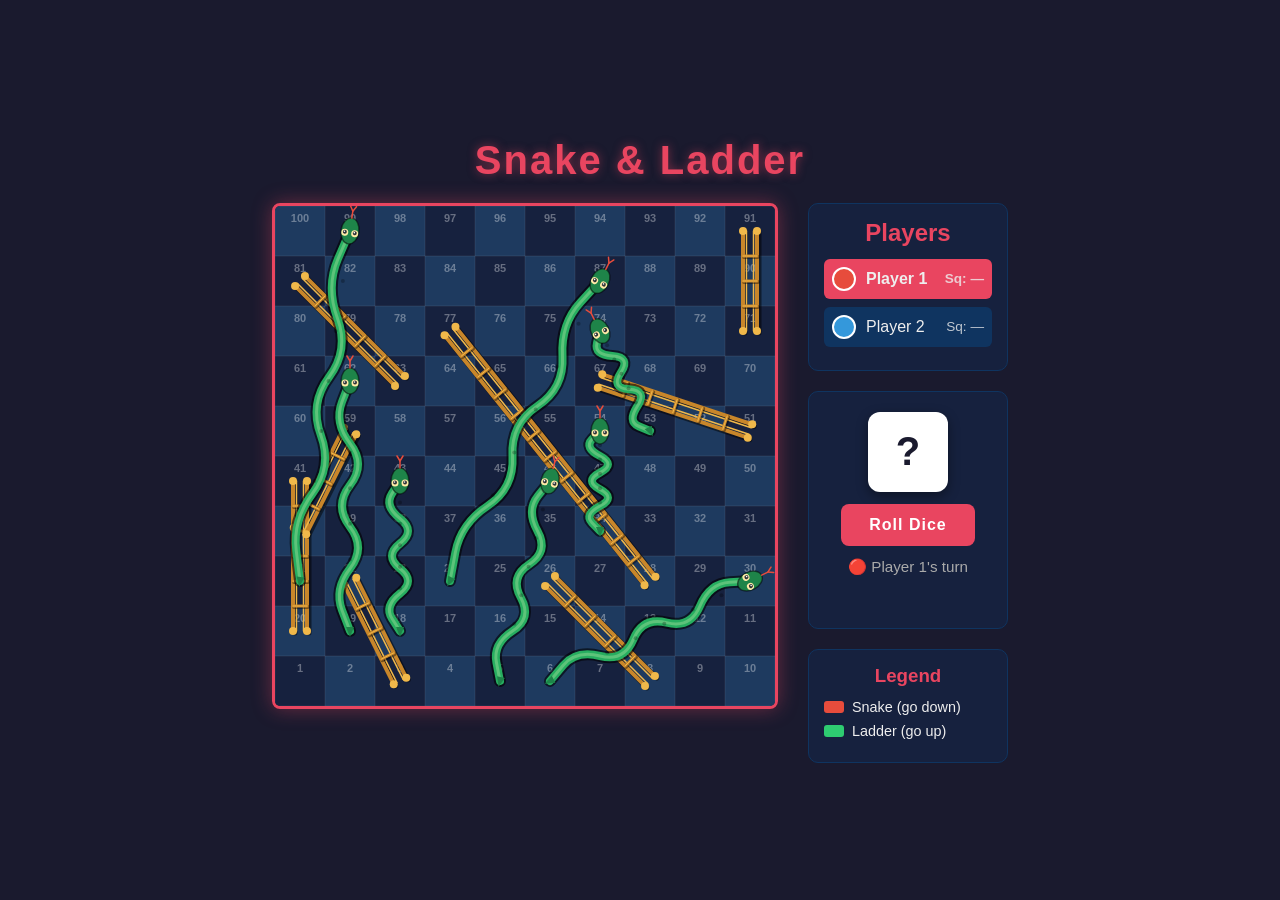
<file: index.html>
<!DOCTYPE html>
<html lang="en">
<head>
  <meta charset="UTF-8" />
  <meta name="viewport" content="width=device-width, initial-scale=1.0" />
  <title>Snake and Ladder</title>
  <link rel="stylesheet" href="style.css" />
</head>
<body>
  <div class="game-container">
    <h1>Snake &amp; Ladder</h1>

    <div class="main">
      <div class="board-wrapper">
        <canvas id="board" width="500" height="500"></canvas>
      </div>

      <div class="sidebar">
        <div class="players-section">
          <h2>Players</h2>
          <div id="player-list"></div>
        </div>

        <div class="dice-section">
          <div id="dice" class="dice">
            <div class="dice-face" id="dice-display">?</div>
          </div>
          <button id="roll-btn" class="roll-btn">Roll Dice</button>
          <p id="turn-info" class="turn-info"></p>
          <p id="move-info" class="move-info"></p>
        </div>

        <div class="legend">
          <h3>Legend</h3>
          <div class="legend-item"><span class="legend-snake"></span> Snake (go down)</div>
          <div class="legend-item"><span class="legend-ladder"></span> Ladder (go up)</div>
        </div>
      </div>
    </div>

    <div id="winner-modal" class="modal hidden">
      <div class="modal-content">
        <h2 id="winner-text"></h2>
        <button id="restart-btn" class="roll-btn">Play Again</button>
      </div>
    </div>
  </div>

  <script src="game.js"></script>
</body>
</html>
</file>
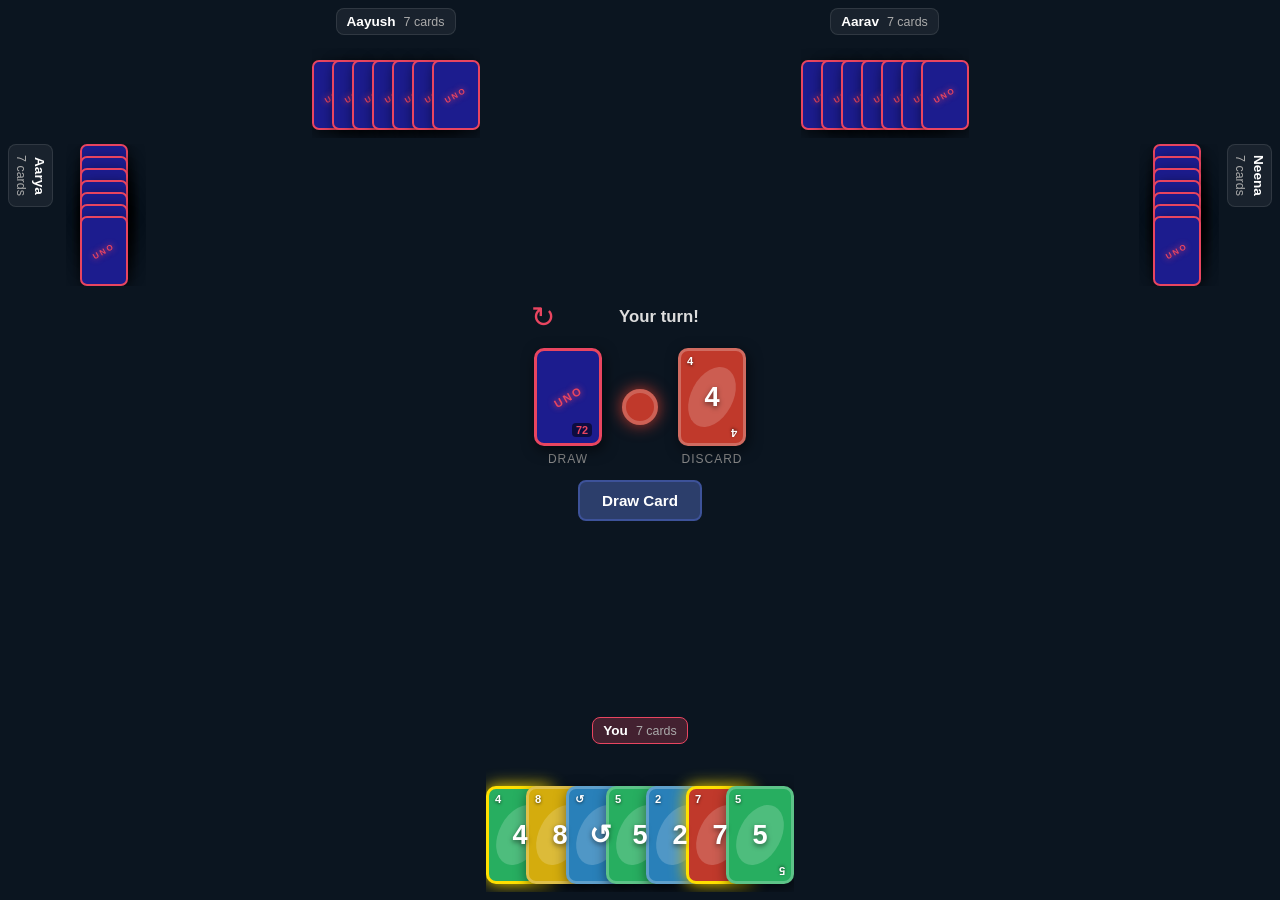
<file: uno/index.html>
<!DOCTYPE html>
<html lang="en">
<head>
  <meta charset="UTF-8" />
  <meta name="viewport" content="width=device-width, initial-scale=1.0" />
  <title>UNO</title>
  <link rel="stylesheet" href="style.css" />
</head>
<body>
  <div class="game-board">

    <!-- CPU 2 — top-left -->
    <div class="player-zone topl" id="zone-2">
      <div class="player-meta">
        <span class="pname">Aayush</span>
        <span class="pcount" id="count-2">7 cards</span>
        <span class="uno-badge" id="ubadge-2">UNO!</span>
      </div>
      <div class="hand horiz small" id="hand-2"></div>
    </div>

    <!-- CPU 3 — top-right -->
    <div class="player-zone topr" id="zone-3">
      <div class="player-meta">
        <span class="pname">Aarav</span>
        <span class="pcount" id="count-3">7 cards</span>
        <span class="uno-badge" id="ubadge-3">UNO!</span>
      </div>
      <div class="hand horiz small" id="hand-3"></div>
    </div>

    <!-- CPU 1 — left -->
    <div class="player-zone left" id="zone-1">
      <div class="player-meta vert">
        <span class="pname">Aarya</span>
        <span class="pcount" id="count-1">7 cards</span>
        <span class="uno-badge" id="ubadge-1">UNO!</span>
      </div>
      <div class="hand vert small" id="hand-1"></div>
    </div>

    <!-- Center -->
    <div class="center-area">
      <div class="status-row">
        <div id="dir-arrow" class="dir-arrow">&#8635;</div>
        <div id="turn-msg" class="turn-msg">Your turn!</div>
      </div>

      <div class="piles-row">
        <div class="pile-wrap">
          <div class="card back pile-card" id="draw-pile-card">
            <span class="pile-count" id="deck-count">104</span>
          </div>
          <span class="pile-label">Draw</span>
        </div>

        <div class="color-ring" id="color-ring"></div>

        <div class="pile-wrap">
          <div id="discard-top"></div>
          <span class="pile-label">Discard</span>
        </div>
      </div>

      <div class="action-row">
        <button class="uno-shout-btn hidden" id="uno-shout">UNO!</button>
        <button class="draw-btn" id="draw-btn">Draw Card</button>
      </div>

      <div id="msg-bar" class="msg-bar"></div>
    </div>

    <!-- CPU 4 — right -->
    <div class="player-zone right" id="zone-4">
      <div class="hand vert small" id="hand-4"></div>
      <div class="player-meta vert">
        <span class="pname">Neena</span>
        <span class="pcount" id="count-4">7 cards</span>
        <span class="uno-badge" id="ubadge-4">UNO!</span>
      </div>
    </div>

    <!-- Human — bottom -->
    <div class="player-zone bottom" id="zone-0">
      <div class="player-meta">
        <span class="pname">You</span>
        <span class="pcount" id="count-0">7 cards</span>
        <span class="uno-badge" id="ubadge-0">UNO!</span>
      </div>
      <div class="hand horiz" id="hand-0"></div>
    </div>

  </div><!-- .game-board -->

  <!-- Color picker modal -->
  <div class="overlay hidden" id="color-overlay">
    <div class="modal color-modal">
      <h3>Choose a color</h3>
      <div class="color-choices">
        <button class="color-btn" data-color="red"    style="background:#c0392b">Red</button>
        <button class="color-btn" data-color="blue"   style="background:#2980b9">Blue</button>
        <button class="color-btn" data-color="green"  style="background:#27ae60">Green</button>
        <button class="color-btn" data-color="yellow" style="background:#d4ac0d">Yellow</button>
      </div>
    </div>
  </div>

  <!-- Game over modal -->
  <div class="overlay hidden" id="over-overlay">
    <div class="modal">
      <div id="over-icon" class="over-icon"></div>
      <h2 id="over-text"></h2>
      <button id="restart-btn" class="restart-btn">Play Again</button>
    </div>
  </div>

  <script src="game.js"></script>
</body>
</html>
</file>
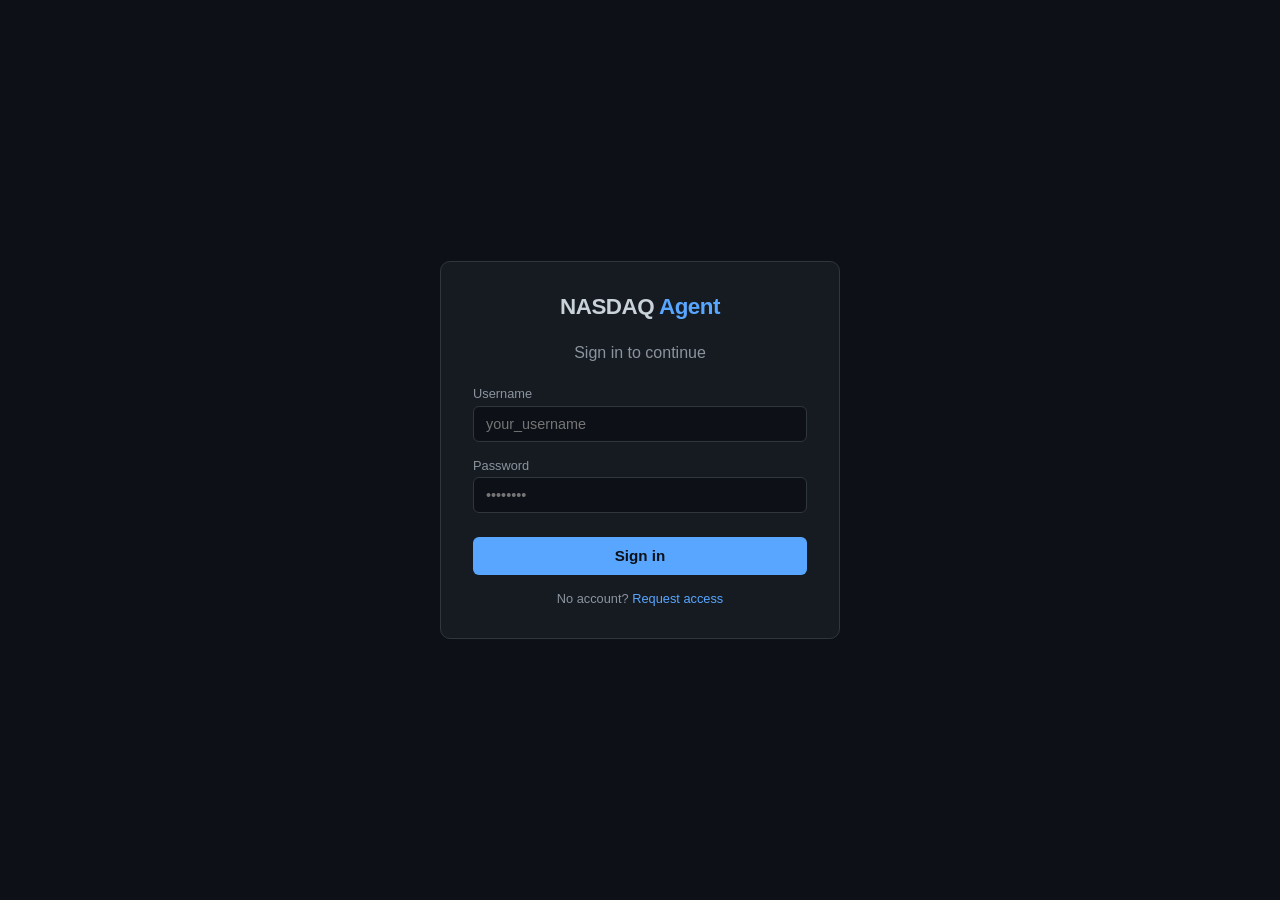
<file: nasdaq_agent/web/static/login.html>
<!DOCTYPE html>
<html lang="en">
<head>
  <meta charset="UTF-8">
  <meta name="viewport" content="width=device-width, initial-scale=1.0">
  <title>NASDAQ Agent — Login</title>
  <style>
    *, *::before, *::after { box-sizing: border-box; margin: 0; padding: 0; }

    :root {
      --bg:      #0d1117;
      --surface: #161b22;
      --border:  #30363d;
      --accent:  #58a6ff;
      --danger:  #f85149;
      --success: #3fb950;
      --text:    #c9d1d9;
      --muted:   #8b949e;
    }

    body {
      background: var(--bg);
      color: var(--text);
      font-family: -apple-system, BlinkMacSystemFont, "Segoe UI", sans-serif;
      min-height: 100vh;
      display: flex;
      align-items: center;
      justify-content: center;
    }

    .card {
      background: var(--surface);
      border: 1px solid var(--border);
      border-radius: 10px;
      padding: 2rem;
      width: 100%;
      max-width: 400px;
    }

    .logo {
      text-align: center;
      margin-bottom: 1.5rem;
    }

    .logo h1 {
      font-size: 1.4rem;
      font-weight: 600;
      letter-spacing: -0.5px;
    }

    .logo span { color: var(--accent); }

    h2 {
      font-size: 1rem;
      font-weight: 500;
      color: var(--muted);
      text-align: center;
      margin-bottom: 1.5rem;
    }

    .form-group {
      margin-bottom: 1rem;
    }

    label {
      display: block;
      font-size: 0.8rem;
      color: var(--muted);
      margin-bottom: 0.3rem;
    }

    input {
      width: 100%;
      background: var(--bg);
      border: 1px solid var(--border);
      border-radius: 6px;
      padding: 0.55rem 0.75rem;
      color: var(--text);
      font-size: 0.9rem;
      outline: none;
      transition: border-color 0.15s;
    }

    input:focus { border-color: var(--accent); }

    button {
      width: 100%;
      background: var(--accent);
      color: #0d1117;
      border: none;
      border-radius: 6px;
      padding: 0.65rem;
      font-size: 0.95rem;
      font-weight: 600;
      cursor: pointer;
      margin-top: 0.5rem;
      transition: opacity 0.15s;
    }

    button:disabled { opacity: 0.5; cursor: not-allowed; }
    button:hover:not(:disabled) { opacity: 0.85; }

    .error {
      background: rgba(248, 81, 73, 0.1);
      border: 1px solid var(--danger);
      border-radius: 6px;
      color: var(--danger);
      font-size: 0.8rem;
      padding: 0.5rem 0.75rem;
      margin-top: 1rem;
      display: none;
    }

    .success {
      background: rgba(63, 185, 80, 0.1);
      border: 1px solid var(--success);
      border-radius: 6px;
      color: var(--success);
      font-size: 0.8rem;
      padding: 0.5rem 0.75rem;
      margin-top: 1rem;
      display: none;
    }

    .link {
      text-align: center;
      margin-top: 1rem;
      font-size: 0.8rem;
      color: var(--muted);
    }

    .link a { color: var(--accent); text-decoration: none; }

    .panel { display: none; }
    .panel.active { display: block; }

    .mfa-digits {
      display: flex;
      gap: 0.5rem;
      justify-content: center;
      margin: 1rem 0;
    }

    .mfa-digits input {
      width: 3rem;
      text-align: center;
      font-size: 1.4rem;
      padding: 0.4rem;
    }

    .qr-wrap { text-align: center; margin: 1rem 0; }
    .qr-wrap img { border-radius: 8px; border: 2px solid var(--border); }
    .secret-code {
      font-family: monospace;
      font-size: 0.75rem;
      color: var(--muted);
      word-break: break-all;
      margin-top: 0.5rem;
    }
  </style>
</head>
<body>
<div class="card">
  <div class="logo">
    <h1>NASDAQ <span>Agent</span></h1>
  </div>

  <!-- ── Panel: Login ─────────────────────────────────────────────────── -->
  <div id="panelLogin" class="panel active">
    <h2>Sign in to continue</h2>
    <div class="form-group">
      <label for="username">Username</label>
      <input id="username" type="text" autocomplete="username" placeholder="your_username">
    </div>
    <div class="form-group">
      <label for="password">Password</label>
      <input id="password" type="password" autocomplete="current-password" placeholder="••••••••">
    </div>
    <button id="btnLogin">Sign in</button>
    <div id="loginError" class="error"></div>
    <div class="link">No account? <a href="#" id="linkRegister">Request access</a></div>
  </div>

  <!-- ── Panel: MFA ───────────────────────────────────────────────────── -->
  <div id="panelMFA" class="panel">
    <h2>Two-factor authentication</h2>
    <p style="font-size:0.85rem;color:var(--muted);text-align:center;margin-bottom:1rem;">
      Enter the 6-digit code from your authenticator app.
    </p>
    <div class="mfa-digits">
      <input class="mfa-digit" maxlength="1" type="text" inputmode="numeric">
      <input class="mfa-digit" maxlength="1" type="text" inputmode="numeric">
      <input class="mfa-digit" maxlength="1" type="text" inputmode="numeric">
      <input class="mfa-digit" maxlength="1" type="text" inputmode="numeric">
      <input class="mfa-digit" maxlength="1" type="text" inputmode="numeric">
      <input class="mfa-digit" maxlength="1" type="text" inputmode="numeric">
    </div>
    <button id="btnMFA">Verify</button>
    <div id="mfaError" class="error"></div>
  </div>

  <!-- ── Panel: Change Password ──────────────────────────────────────── -->
  <div id="panelChangePass" class="panel">
    <h2>Set a new password</h2>
    <p style="font-size:0.85rem;color:var(--muted);text-align:center;margin-bottom:1rem;">
      For security, please set a new password before continuing.
    </p>
    <div class="form-group">
      <label>Current (temporary) password</label>
      <input id="cpCurrent" type="password" placeholder="Current password">
    </div>
    <div class="form-group">
      <label>New password (min 8 chars)</label>
      <input id="cpNew" type="password" placeholder="New password">
    </div>
    <div class="form-group">
      <label>Confirm new password</label>
      <input id="cpConfirm" type="password" placeholder="Confirm new password">
    </div>
    <button id="btnChangePass">Set password &amp; continue</button>
    <div id="cpError" class="error"></div>
  </div>

  <!-- ── Panel: Register ─────────────────────────────────────────────── -->
  <div id="panelRegister" class="panel">
    <h2>Request access</h2>
    <div class="form-group">
      <label>Username</label>
      <input id="regUsername" type="text" placeholder="letters, digits, _ or -">
    </div>
    <div class="form-group">
      <label>Email</label>
      <input id="regEmail" type="email" placeholder="you@example.com">
    </div>
    <div class="form-group">
      <label>Password</label>
      <input id="regPassword" type="password" placeholder="min 8 characters">
    </div>
    <button id="btnRegister">Submit request</button>
    <div id="regError" class="error"></div>
    <div id="regSuccess" class="success"></div>
    <div class="link"><a href="#" id="linkLogin">Back to sign in</a></div>
  </div>
</div>

<script>
  const API = '';   // same origin

  // ── State ────────────────────────────────────────────────────────────────
  let _mfaToken   = '';
  let _username   = '';
  let _loginToken = '';   // set after password change

  // ── Panel switcher ───────────────────────────────────────────────────────
  function show(id) {
    document.querySelectorAll('.panel').forEach(p => p.classList.remove('active'));
    document.getElementById(id).classList.add('active');
  }

  function showError(id, msg) {
    const el = document.getElementById(id);
    el.textContent = msg;
    el.style.display = 'block';
  }

  function hideError(id) {
    document.getElementById(id).style.display = 'none';
  }

  // ── Login ────────────────────────────────────────────────────────────────
  document.getElementById('btnLogin').addEventListener('click', async () => {
    hideError('loginError');
    const un = document.getElementById('username').value.trim();
    const pw = document.getElementById('password').value;
    if (!un || !pw) { showError('loginError', 'Username and password required'); return; }

    const btn = document.getElementById('btnLogin');
    btn.disabled = true;
    try {
      const res = await fetch(`${API}/auth/login`, {
        method: 'POST',
        headers: {'Content-Type': 'application/json'},
        body: JSON.stringify({username: un, password: pw}),
      });
      const data = await res.json();
      if (!res.ok) { showError('loginError', data.detail || 'Login failed'); return; }

      _username = un;

      if (data.action === 'change_password') {
        document.getElementById('cpCurrent').value = '';
        document.getElementById('cpNew').value = '';
        document.getElementById('cpConfirm').value = '';
        show('panelChangePass');
        return;
      }

      if (data.action === 'mfa_required') {
        _mfaToken = data.mfa_token;
        show('panelMFA');
        document.querySelectorAll('.mfa-digit')[0].focus();
        return;
      }

      // Fully authenticated
      localStorage.setItem('refresh_token', data.refresh_token);
      sessionStorage.setItem('access_token', data.access_token);
      sessionStorage.setItem('username', data.username);
      sessionStorage.setItem('role', data.role);
      window.location.href = '/';
    } catch (e) {
      showError('loginError', 'Network error — try again');
    } finally {
      btn.disabled = false;
    }
  });

  document.getElementById('password').addEventListener('keydown', e => {
    if (e.key === 'Enter') document.getElementById('btnLogin').click();
  });

  // ── MFA ──────────────────────────────────────────────────────────────────
  const mfaDigits = document.querySelectorAll('.mfa-digit');
  mfaDigits.forEach((inp, i) => {
    inp.addEventListener('input', () => {
      inp.value = inp.value.replace(/\D/g, '').slice(0, 1);
      if (inp.value && i < mfaDigits.length - 1) mfaDigits[i + 1].focus();
    });
    inp.addEventListener('keydown', e => {
      if (e.key === 'Backspace' && !inp.value && i > 0) mfaDigits[i - 1].focus();
      if (e.key === 'Enter') document.getElementById('btnMFA').click();
    });
  });

  document.getElementById('btnMFA').addEventListener('click', async () => {
    hideError('mfaError');
    const code = Array.from(mfaDigits).map(d => d.value).join('');
    if (code.length !== 6) { showError('mfaError', 'Enter all 6 digits'); return; }

    const btn = document.getElementById('btnMFA');
    btn.disabled = true;
    try {
      const res = await fetch(`${API}/auth/mfa/verify`, {
        method: 'POST',
        headers: {'Content-Type': 'application/json'},
        body: JSON.stringify({username: _username, totp_code: code, mfa_token: _mfaToken}),
      });
      const data = await res.json();
      if (!res.ok) {
        showError('mfaError', data.detail || 'Invalid code');
        mfaDigits.forEach(d => d.value = '');
        mfaDigits[0].focus();
        return;
      }
      localStorage.setItem('refresh_token', data.refresh_token);
      sessionStorage.setItem('access_token', data.access_token);
      sessionStorage.setItem('username', data.username);
      sessionStorage.setItem('role', data.role);
      window.location.href = '/';
    } catch (e) {
      showError('mfaError', 'Network error');
    } finally {
      btn.disabled = false;
    }
  });

  // ── Change Password ──────────────────────────────────────────────────────
  document.getElementById('btnChangePass').addEventListener('click', async () => {
    hideError('cpError');
    const cur = document.getElementById('cpCurrent').value;
    const nw  = document.getElementById('cpNew').value;
    const cf  = document.getElementById('cpConfirm').value;

    if (!cur || !nw || !cf) { showError('cpError', 'All fields required'); return; }
    if (nw !== cf) { showError('cpError', 'Passwords do not match'); return; }
    if (nw.length < 8) { showError('cpError', 'New password must be at least 8 characters'); return; }

    const btn = document.getElementById('btnChangePass');
    btn.disabled = true;
    try {
      const res = await fetch(
        `${API}/auth/change-password-forced?username=${encodeURIComponent(_username)}`,
        {
          method: 'POST',
          headers: {'Content-Type': 'application/json'},
          body: JSON.stringify({current_password: cur, new_password: nw}),
        }
      );
      const data = await res.json();
      if (!res.ok) { showError('cpError', data.detail || 'Password change failed'); return; }

      localStorage.setItem('refresh_token', data.refresh_token);
      sessionStorage.setItem('access_token', data.access_token);
      sessionStorage.setItem('username', data.username);
      sessionStorage.setItem('role', data.role);
      window.location.href = '/';
    } catch (e) {
      showError('cpError', 'Network error');
    } finally {
      btn.disabled = false;
    }
  });

  // ── Register ─────────────────────────────────────────────────────────────
  document.getElementById('linkRegister').addEventListener('click', e => {
    e.preventDefault(); show('panelRegister');
  });
  document.getElementById('linkLogin').addEventListener('click', e => {
    e.preventDefault(); show('panelLogin');
  });

  document.getElementById('btnRegister').addEventListener('click', async () => {
    hideError('regError');
    document.getElementById('regSuccess').style.display = 'none';

    const un = document.getElementById('regUsername').value.trim();
    const em = document.getElementById('regEmail').value.trim();
    const pw = document.getElementById('regPassword').value;

    if (!un || !em || !pw) { showError('regError', 'All fields required'); return; }

    const btn = document.getElementById('btnRegister');
    btn.disabled = true;
    try {
      const res = await fetch(`${API}/auth/register`, {
        method: 'POST',
        headers: {'Content-Type': 'application/json'},
        body: JSON.stringify({username: un, email: em, password: pw}),
      });
      const data = await res.json();
      if (!res.ok) { showError('regError', data.detail || 'Registration failed'); return; }
      const s = document.getElementById('regSuccess');
      s.textContent = data.message || 'Request submitted — awaiting admin approval.';
      s.style.display = 'block';
    } catch (e) {
      showError('regError', 'Network error');
    } finally {
      btn.disabled = false;
    }
  });

  // ── Auto-redirect if already authenticated ───────────────────────────────
  (async function checkAuth() {
    const at = sessionStorage.getItem('access_token');
    if (at) {
      window.location.href = '/';
      return;
    }
    const rt = localStorage.getItem('refresh_token');
    if (rt) {
      try {
        const res = await fetch(`${API}/auth/refresh`, {
          method: 'POST',
          headers: {'Content-Type': 'application/json'},
          body: JSON.stringify({refresh_token: rt}),
        });
        if (res.ok) {
          const data = await res.json();
          sessionStorage.setItem('access_token', data.access_token);
          window.location.href = '/';
        }
      } catch (_) {}
    }
  })();
</script>
</body>
</html>
</file>
<file: style.css>
* {
  box-sizing: border-box;
  margin: 0;
  padding: 0;
}

body {
  background: #1a1a2e;
  color: #eee;
  font-family: 'Segoe UI', sans-serif;
  min-height: 100vh;
  display: flex;
  align-items: center;
  justify-content: center;
}

.game-container {
  text-align: center;
  padding: 20px;
}

h1 {
  font-size: 2.5rem;
  margin-bottom: 20px;
  color: #e94560;
  text-shadow: 0 0 10px rgba(233, 69, 96, 0.5);
  letter-spacing: 2px;
}

.main {
  display: flex;
  gap: 30px;
  align-items: flex-start;
  justify-content: center;
  flex-wrap: wrap;
}

.board-wrapper {
  border: 3px solid #e94560;
  border-radius: 8px;
  box-shadow: 0 0 20px rgba(233, 69, 96, 0.4);
  overflow: hidden;
}

#board {
  display: block;
}

.sidebar {
  display: flex;
  flex-direction: column;
  gap: 20px;
  min-width: 200px;
}

.players-section, .legend {
  background: #16213e;
  border-radius: 10px;
  padding: 15px;
  border: 1px solid #0f3460;
}

.players-section h2, .legend h3 {
  margin-bottom: 12px;
  color: #e94560;
}

.player-card {
  display: flex;
  align-items: center;
  gap: 10px;
  padding: 8px;
  border-radius: 6px;
  margin-bottom: 8px;
  background: #0f3460;
  transition: background 0.3s;
}

.player-card.active {
  background: #e94560;
  font-weight: bold;
}

.player-token {
  width: 24px;
  height: 24px;
  border-radius: 50%;
  border: 2px solid white;
}

.player-pos {
  margin-left: auto;
  font-size: 0.85rem;
  opacity: 0.8;
}

.dice-section {
  background: #16213e;
  border-radius: 10px;
  padding: 20px;
  border: 1px solid #0f3460;
  display: flex;
  flex-direction: column;
  align-items: center;
  gap: 12px;
}

.dice {
  width: 80px;
  height: 80px;
  background: white;
  border-radius: 12px;
  display: flex;
  align-items: center;
  justify-content: center;
  box-shadow: 0 4px 12px rgba(0,0,0,0.4);
  transition: transform 0.1s;
}

.dice.rolling {
  animation: shake 0.4s ease-in-out;
}

@keyframes shake {
  0%, 100% { transform: rotate(0deg); }
  20% { transform: rotate(-15deg); }
  40% { transform: rotate(15deg); }
  60% { transform: rotate(-10deg); }
  80% { transform: rotate(10deg); }
}

.dice-face {
  font-size: 2.5rem;
  color: #1a1a2e;
  font-weight: bold;
}

.roll-btn {
  background: #e94560;
  color: white;
  border: none;
  padding: 12px 28px;
  font-size: 1rem;
  border-radius: 8px;
  cursor: pointer;
  transition: background 0.2s, transform 0.1s;
  font-weight: bold;
  letter-spacing: 1px;
}

.roll-btn:hover:not(:disabled) {
  background: #c73652;
  transform: translateY(-1px);
}

.roll-btn:disabled {
  opacity: 0.5;
  cursor: not-allowed;
}

.turn-info {
  font-size: 0.95rem;
  color: #aaa;
}

.move-info {
  font-size: 0.9rem;
  min-height: 20px;
  color: #f0c040;
  font-weight: bold;
}

.legend-item {
  display: flex;
  align-items: center;
  gap: 8px;
  margin-bottom: 8px;
  font-size: 0.9rem;
}

.legend-snake {
  display: inline-block;
  width: 20px;
  height: 12px;
  background: #e74c3c;
  border-radius: 3px;
}

.legend-ladder {
  display: inline-block;
  width: 20px;
  height: 12px;
  background: #2ecc71;
  border-radius: 3px;
}

/* Modal */
.modal {
  position: fixed;
  inset: 0;
  background: rgba(0,0,0,0.75);
  display: flex;
  align-items: center;
  justify-content: center;
  z-index: 100;
}

.modal.hidden {
  display: none;
}

.modal-content {
  background: #16213e;
  border: 2px solid #e94560;
  border-radius: 16px;
  padding: 40px 60px;
  text-align: center;
  box-shadow: 0 0 40px rgba(233,69,96,0.5);
}

.modal-content h2 {
  font-size: 2rem;
  margin-bottom: 24px;
  color: #f0c040;
}
</file>
<file: uno/style.css>
/* ─── Reset ───────────────────────────────────────────────────────────────── */
*, *::before, *::after { box-sizing: border-box; margin: 0; padding: 0; }

body {
  background: #0b1520;
  font-family: 'Segoe UI', sans-serif;
  color: #eee;
  height: 100vh;
  overflow: hidden;
}

/* ─── Board Grid ──────────────────────────────────────────────────────────── */
.game-board {
  display: grid;
  grid-template-areas:
    ".    topl   topr   ."
    "left center center right"
    ".    bottom bottom .";
  grid-template-columns: 140px 1fr 1fr 140px;
  grid-template-rows: 130px 1fr 175px;
  height: 100vh;
  gap: 6px;
  padding: 8px;
}

/* ─── Player Zones ────────────────────────────────────────────────────────── */
.player-zone { display: flex; flex-direction: column; align-items: center; gap: 6px; }
.player-zone.topl   { grid-area: topl;   flex-direction: column; }
.player-zone.topr   { grid-area: topr;   flex-direction: column; }
.player-zone.left   { grid-area: left;   flex-direction: row; align-items: flex-start; }
.player-zone.right  { grid-area: right;  flex-direction: row; align-items: flex-start; }
.player-zone.bottom { grid-area: bottom; flex-direction: column; }

.player-zone.active .player-meta { background: rgba(233,69,96,0.25); border-color: #e94560; }

/* ─── Player Meta ─────────────────────────────────────────────────────────── */
.player-meta {
  display: flex;
  align-items: center;
  gap: 8px;
  background: rgba(255,255,255,0.06);
  border: 1px solid rgba(255,255,255,0.1);
  border-radius: 8px;
  padding: 5px 10px;
  font-size: 0.85rem;
  transition: background 0.3s, border-color 0.3s;
  white-space: nowrap;
}
.player-meta.vert { flex-direction: column; writing-mode: vertical-rl; padding: 10px 5px; gap: 4px; }
.player-meta.vert .pname, .player-meta.vert .pcount { writing-mode: vertical-lr; }

.pname { font-weight: bold; color: #fff; }
.pcount { color: #aaa; font-size: 0.78rem; }

.uno-badge {
  background: #e94560;
  color: white;
  font-weight: 900;
  font-size: 0.75rem;
  padding: 2px 6px;
  border-radius: 4px;
  letter-spacing: 1px;
  animation: pulse 0.6s ease-in-out infinite alternate;
}
.uno-badge.hidden { display: none; }

@keyframes pulse {
  from { transform: scale(1); }
  to   { transform: scale(1.12); }
}

/* ─── Hands ───────────────────────────────────────────────────────────────── */
.hand {
  display: flex;
  align-items: flex-end;
  flex: 1;
}
.hand.horiz {
  flex-direction: row;
  overflow-x: auto;
  overflow-y: visible;
  padding-bottom: 8px;
  scrollbar-width: thin;
  scrollbar-color: #e94560 transparent;
}
.hand.horiz .card + .card { margin-left: -28px; }
.hand.horiz .card:hover   { z-index: 10; }

.hand.vert {
  flex-direction: column;
  overflow: hidden;
  align-items: center;
}
.hand.vert .card + .card { margin-top: -58px; }

/* ─── Cards ───────────────────────────────────────────────────────────────── */
.card {
  width: 68px;
  height: 98px;
  border-radius: 10px;
  border: 3px solid rgba(255,255,255,0.25);
  position: relative;
  flex-shrink: 0;
  box-shadow: 2px 4px 14px rgba(0,0,0,0.6);
  transition: transform 0.15s, box-shadow 0.15s, z-index 0s;
  user-select: none;
  display: flex;
  align-items: center;
  justify-content: center;
}

/* Colour variants */
.card.red    { background: #c0392b; }
.card.blue   { background: #2980b9; }
.card.green  { background: #27ae60; }
.card.yellow { background: #d4ac0d; }
.card.wild   { background: conic-gradient(#c0392b 0 25%, #2980b9 25% 50%, #27ae60 50% 75%, #d4ac0d 75%); }

/* Back of card */
.card.back {
  background: #1c1c8e;
  border: 3px solid #e94560;
  cursor: default;
}
.card.back::after {
  content: 'UNO';
  position: absolute;
  color: #e94560;
  font-weight: 900;
  font-size: 0.7rem;
  letter-spacing: 2px;
  transform: rotate(-30deg);
  text-shadow: 0 0 6px #e94560;
}

/* Small variant for AI players */
.small .card { width: 48px; height: 70px; border-radius: 7px; border-width: 2px; }
.small .card.back::after { font-size: 0.5rem; }
.small .card-corner { font-size: 0.6rem !important; }
.small .card-oval   { width: 30px !important; height: 46px !important; margin-left: -15px !important; margin-top: -23px !important; }
.small .card-value  { font-size: 1rem !important; }

/* Playable highlight */
.card.playable {
  cursor: pointer;
  border-color: #ffe000;
  box-shadow: 0 0 16px #ffe000, 2px 4px 14px rgba(0,0,0,0.6);
}
.card.playable:hover {
  transform: translateY(-22px) scale(1.06);
  box-shadow: 0 12px 30px #ffe000;
  z-index: 20;
  border-color: #fff;
}

/* Card internals */
.card-corner {
  position: absolute;
  font-size: 0.7rem;
  font-weight: 900;
  color: white;
  text-shadow: 0 1px 3px rgba(0,0,0,0.6);
  line-height: 1;
}
.card-corner.tl { top: 5px;    left: 6px; }
.card-corner.br { bottom: 5px; right: 6px; transform: rotate(180deg); }

.card-oval {
  position: absolute;
  width: 42px;
  height: 64px;
  background: rgba(255,255,255,0.18);
  border-radius: 50%;
  top: 50%;
  left: 50%;
  margin-left: -21px;
  margin-top: -32px;
  transform: rotate(28deg);
}

.card-value {
  position: relative;
  font-size: 1.7rem;
  font-weight: 900;
  color: white;
  text-shadow: 0 2px 5px rgba(0,0,0,0.5);
  z-index: 1;
}

/* Pile card (draw pile) */
.pile-card {
  cursor: pointer;
}
.pile-card .pile-count {
  position: absolute;
  bottom: 6px;
  right: 7px;
  font-size: 0.68rem;
  font-weight: bold;
  color: #e94560;
  background: rgba(0,0,0,0.55);
  padding: 1px 4px;
  border-radius: 4px;
}

/* ─── Center Area ─────────────────────────────────────────────────────────── */
.center-area {
  grid-area: center;
  display: flex;
  flex-direction: column;
  align-items: center;
  justify-content: center;
  gap: 14px;
}

.status-row {
  display: flex;
  align-items: center;
  gap: 14px;
}

.dir-arrow {
  font-size: 1.8rem;
  color: #e94560;
  transition: transform 0.4s;
}
.dir-arrow.ccw { transform: scaleX(-1); }

.turn-msg {
  font-size: 1.05rem;
  font-weight: 600;
  color: #ddd;
  min-width: 180px;
  text-align: center;
}

.piles-row {
  display: flex;
  align-items: center;
  gap: 20px;
}

.pile-wrap {
  display: flex;
  flex-direction: column;
  align-items: center;
  gap: 6px;
}
.pile-label {
  font-size: 0.75rem;
  color: #888;
  text-transform: uppercase;
  letter-spacing: 1px;
}

/* Color indicator ring */
.color-ring {
  width: 36px;
  height: 36px;
  border-radius: 50%;
  border: 4px solid rgba(255,255,255,0.2);
  box-shadow: 0 0 14px currentColor;
  transition: background 0.4s, box-shadow 0.4s;
}
.color-ring.red    { background: #c0392b; box-shadow: 0 0 16px #c0392b; }
.color-ring.blue   { background: #2980b9; box-shadow: 0 0 16px #2980b9; }
.color-ring.green  { background: #27ae60; box-shadow: 0 0 16px #27ae60; }
.color-ring.yellow { background: #d4ac0d; box-shadow: 0 0 16px #d4ac0d; }
.color-ring.wild   { background: conic-gradient(#c0392b 0 25%,#2980b9 25% 50%,#27ae60 50% 75%,#d4ac0d 75%); }

/* Action buttons */
.action-row {
  display: flex;
  gap: 12px;
  align-items: center;
}

.draw-btn {
  background: #2c3e6b;
  color: #fff;
  border: 2px solid #3d5299;
  padding: 10px 22px;
  border-radius: 8px;
  font-size: 0.95rem;
  font-weight: 600;
  cursor: pointer;
  transition: background 0.2s, border-color 0.2s, transform 0.1s;
}
.draw-btn:hover:not(:disabled) { background: #3d5299; transform: translateY(-1px); }
.draw-btn:disabled { opacity: 0.4; cursor: not-allowed; }

.uno-shout-btn {
  background: #e94560;
  color: white;
  border: none;
  padding: 10px 22px;
  border-radius: 8px;
  font-size: 1rem;
  font-weight: 900;
  letter-spacing: 2px;
  cursor: pointer;
  animation: pulse 0.5s ease-in-out infinite alternate;
}
.uno-shout-btn.hidden { display: none; }

.msg-bar {
  font-size: 0.88rem;
  color: #f0c040;
  font-weight: 600;
  min-height: 20px;
  text-align: center;
}

/* ─── Overlay / Modals ────────────────────────────────────────────────────── */
.overlay {
  position: fixed;
  inset: 0;
  background: rgba(0,0,0,0.72);
  display: flex;
  align-items: center;
  justify-content: center;
  z-index: 100;
}
.overlay.hidden { display: none; }

.modal {
  background: #16213e;
  border: 2px solid #e94560;
  border-radius: 16px;
  padding: 36px 48px;
  text-align: center;
  box-shadow: 0 0 40px rgba(233,69,96,0.45);
}
.modal h2 { font-size: 2rem; margin-bottom: 24px; color: #f0c040; }
.modal h3 { font-size: 1.3rem; margin-bottom: 20px; color: #fff; }

.color-modal { min-width: 280px; }
.color-choices {
  display: grid;
  grid-template-columns: 1fr 1fr;
  gap: 12px;
}
.color-btn {
  padding: 16px;
  border: 3px solid rgba(255,255,255,0.2);
  border-radius: 10px;
  cursor: pointer;
  color: white;
  font-weight: 700;
  font-size: 1rem;
  transition: transform 0.15s, border-color 0.15s;
}
.color-btn:hover { transform: scale(1.08); border-color: white; }

.over-icon { font-size: 3.5rem; margin-bottom: 10px; }

.restart-btn {
  background: #e94560;
  color: white;
  border: none;
  padding: 12px 32px;
  border-radius: 8px;
  font-size: 1rem;
  font-weight: bold;
  cursor: pointer;
  letter-spacing: 1px;
  transition: background 0.2s, transform 0.1s;
}
.restart-btn:hover { background: #c73652; transform: translateY(-1px); }

/* ─── Scrollbar ───────────────────────────────────────────────────────────── */
.hand.horiz::-webkit-scrollbar { height: 4px; }
.hand.horiz::-webkit-scrollbar-track { background: transparent; }
.hand.horiz::-webkit-scrollbar-thumb { background: #e94560; border-radius: 2px; }

/* ─── Card deal animation ─────────────────────────────────────────────────── */
@keyframes dealIn {
  from { opacity: 0; transform: translateY(-30px) scale(0.85); }
  to   { opacity: 1; transform: translateY(0)     scale(1); }
}
.card.dealt { animation: dealIn 0.25s ease-out; }
</file>
